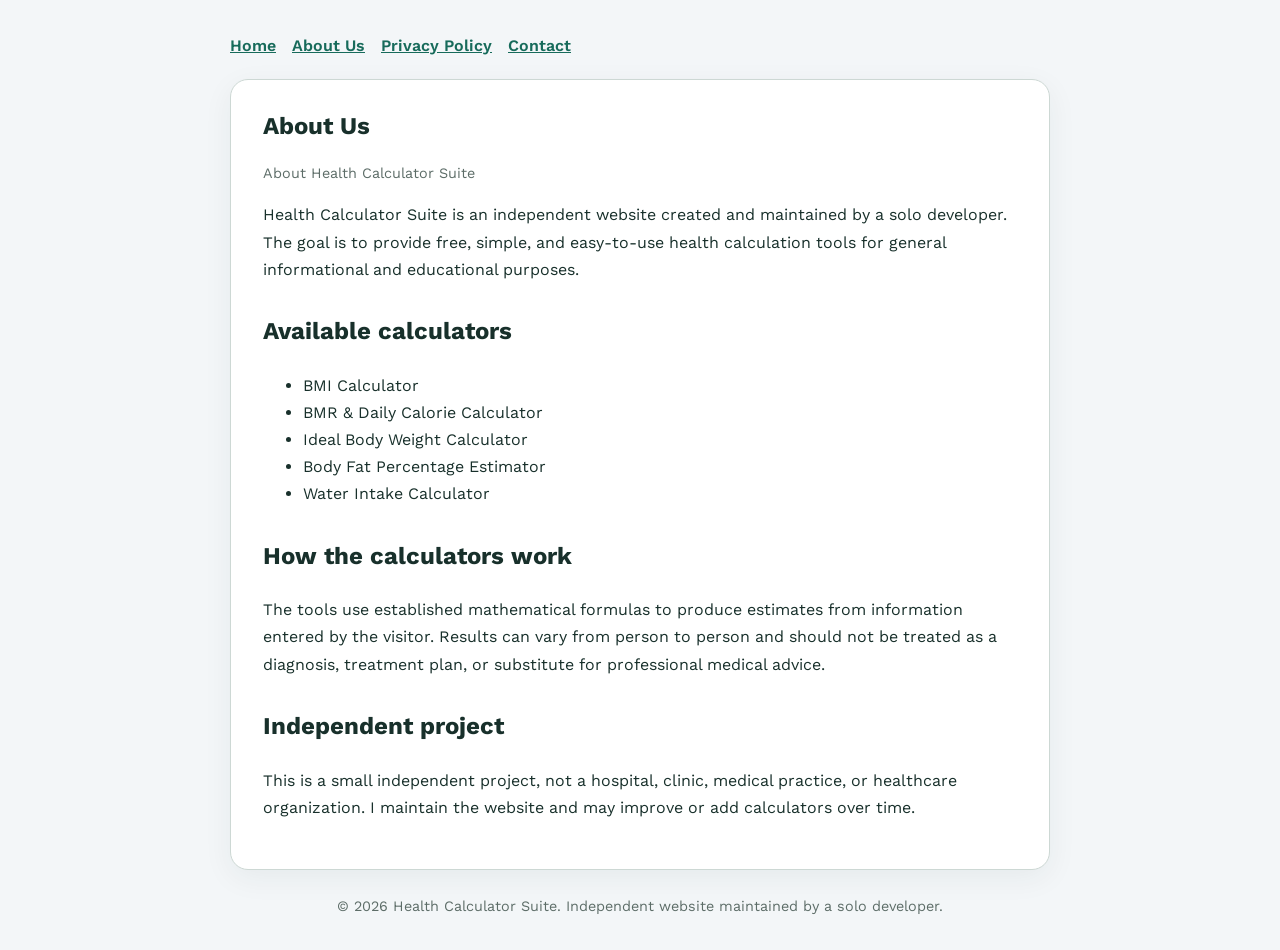
<file: about-us.html>
<!doctype html>
<html lang="en">
<head>
<meta charset="UTF-8">
<meta name="viewport" content="width=device-width, initial-scale=1.0">
<title>About Us | Health Calculator Suite</title>
<meta name="description" content="Learn about Health Calculator Suite and the independent developer behind the website.">
<meta name="robots" content="index, follow">

<style>
:root{--bg:#f3f6f8;--card:#fff;--primary:#176b5b;--text:#18302b;--muted:#5d6d68;--border:#cdd8d4}
*{box-sizing:border-box}body{margin:0;background:var(--bg);color:var(--text);font-family:"Work Sans",Arial,sans-serif;line-height:1.7}
.wrap{max-width:860px;margin:0 auto;padding:32px 20px}.card{background:var(--card);border:1px solid var(--border);border-radius:18px;padding:32px;box-shadow:0 8px 30px rgba(24,48,43,.06)}
h1{line-height:1.2;margin-top:0}h2{margin-top:28px}.muted{color:var(--muted)}.updated{font-size:.9rem;color:var(--muted)}
.nav{display:flex;gap:16px;flex-wrap:wrap;margin-bottom:20px}a{color:var(--primary);font-weight:600}
footer{margin-top:24px;text-align:center;color:var(--muted);font-size:.9rem}
</style>
<link href="https://fonts.googleapis.com/css2?family=Work+Sans:wght@400;500;600;700&amp;display=swap" rel="stylesheet">

</head>
<body>
<main class="wrap">
<nav class="nav" aria-label="Main navigation">
<a href="./index.html">Home</a>
<a href="./about-us.html">About Us</a>
<a href="./privacy-policy.html">Privacy Policy</a>
<a href="./contact.html">Contact</a>
</nav>
<article class="card">
<h1>About Us</h1>
<p class="updated">About Health Calculator Suite</p>
<p>Health Calculator Suite is an independent website created and maintained by a solo developer. The goal is to provide free, simple, and easy-to-use health calculation tools for general informational and educational purposes.</p>
<h2>Available calculators</h2>
<ul>
<li>BMI Calculator</li>
<li>BMR &amp; Daily Calorie Calculator</li>
<li>Ideal Body Weight Calculator</li>
<li>Body Fat Percentage Estimator</li>
<li>Water Intake Calculator</li>
</ul>
<h2>How the calculators work</h2>
<p>The tools use established mathematical formulas to produce estimates from information entered by the visitor. Results can vary from person to person and should not be treated as a diagnosis, treatment plan, or substitute for professional medical advice.</p>
<h2>Independent project</h2>
<p>This is a small independent project, not a hospital, clinic, medical practice, or healthcare organization. I maintain the website and may improve or add calculators over time.</p>
</article>
<footer>© 2026 Health Calculator Suite. Independent website maintained by a solo developer.</footer>
</main>
</body>
</html>
</file>
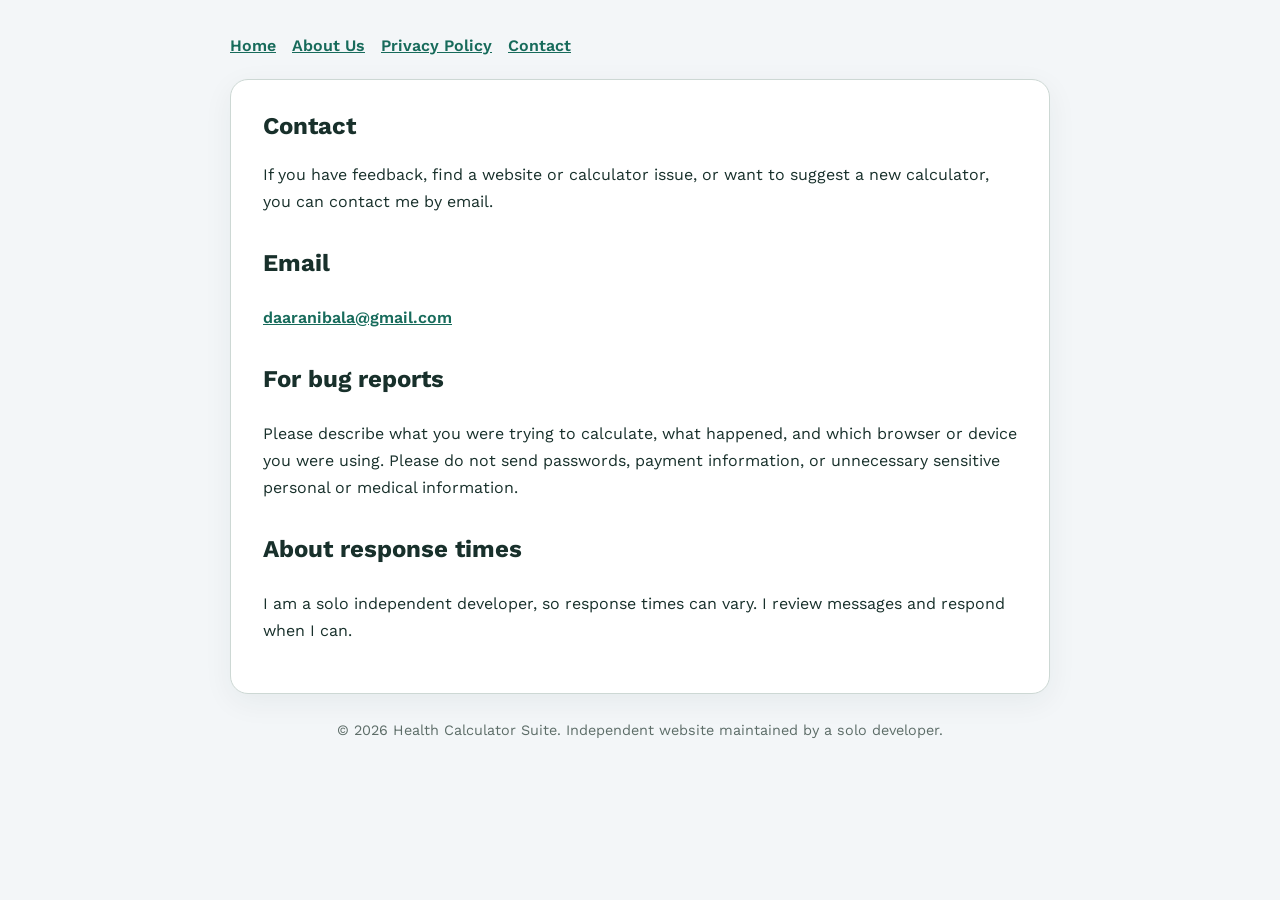
<file: contact.html>
<!doctype html>
<html lang="en">
<head>
<meta charset="UTF-8">
<meta name="viewport" content="width=device-width, initial-scale=1.0">
<title>Contact | Health Calculator Suite</title>
<meta name="description" content="Contact the independent developer of Health Calculator Suite.">
<meta name="robots" content="index, follow">

<style>
:root{--bg:#f3f6f8;--card:#fff;--primary:#176b5b;--text:#18302b;--muted:#5d6d68;--border:#cdd8d4}
*{box-sizing:border-box}body{margin:0;background:var(--bg);color:var(--text);font-family:"Work Sans",Arial,sans-serif;line-height:1.7}
.wrap{max-width:860px;margin:0 auto;padding:32px 20px}.card{background:var(--card);border:1px solid var(--border);border-radius:18px;padding:32px;box-shadow:0 8px 30px rgba(24,48,43,.06)}
h1{line-height:1.2;margin-top:0}h2{margin-top:28px}.muted{color:var(--muted)}.updated{font-size:.9rem;color:var(--muted)}
.nav{display:flex;gap:16px;flex-wrap:wrap;margin-bottom:20px}a{color:var(--primary);font-weight:600}
footer{margin-top:24px;text-align:center;color:var(--muted);font-size:.9rem}
</style>
<link href="https://fonts.googleapis.com/css2?family=Work+Sans:wght@400;500;600;700&amp;display=swap" rel="stylesheet">

</head>
<body>
<main class="wrap">
<nav class="nav" aria-label="Main navigation">
<a href="./index.html">Home</a>
<a href="./about-us.html">About Us</a>
<a href="./privacy-policy.html">Privacy Policy</a>
<a href="./contact.html">Contact</a>
</nav>
<article class="card">
<h1>Contact</h1>
<p>If you have feedback, find a website or calculator issue, or want to suggest a new calculator, you can contact me by email.</p>
<h2>Email</h2>
<p><a href="mailto:daaranibala@gmail.com">daaranibala@gmail.com</a></p>
<h2>For bug reports</h2>
<p>Please describe what you were trying to calculate, what happened, and which browser or device you were using. Please do not send passwords, payment information, or unnecessary sensitive personal or medical information.</p>
<h2>About response times</h2>
<p>I am a solo independent developer, so response times can vary. I review messages and respond when I can.</p>
</article>
<footer>© 2026 Health Calculator Suite. Independent website maintained by a solo developer.</footer>
</main>
</body>
</html>
</file>
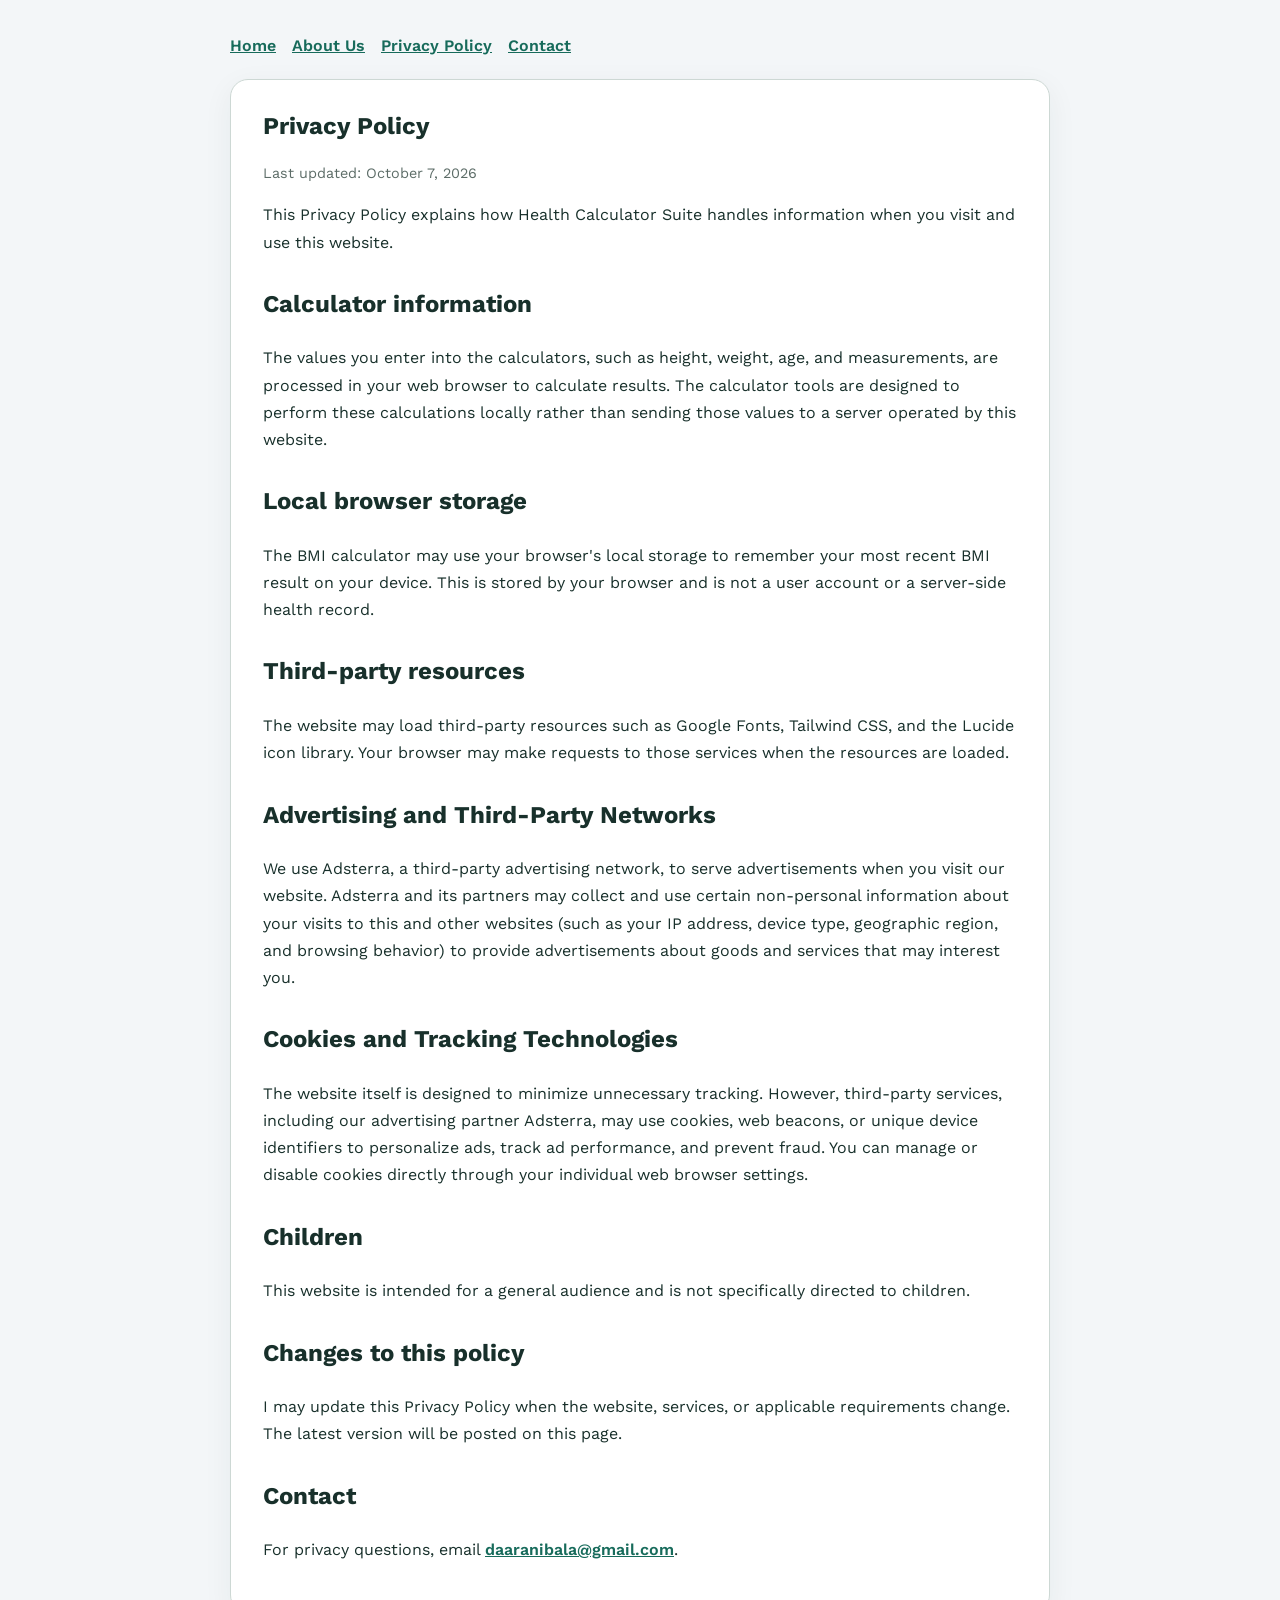
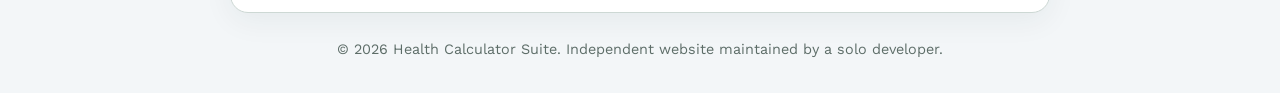
<file: privacy-policy.html>
<!doctype html>
<html lang="en">
<head>
<meta charset="UTF-8">
<meta name="viewport" content="width=device-width, initial-scale=1.0">
<title>Privacy Policy | Health Calculator Suite</title>
<meta name="description" content="Privacy Policy for Health Calculator Suite.">
<meta name="robots" content="index, follow">

<style>
:root{--bg:#f3f6f8;--card:#fff;--primary:#176b5b;--text:#18302b;--muted:#5d6d68;--border:#cdd8d4}
*{box-sizing:border-box}body{margin:0;background:var(--bg);color:var(--text);font-family:"Work Sans",Arial,sans-serif;line-height:1.7}
.wrap{max-width:860px;margin:0 auto;padding:32px 20px}.card{background:var(--card);border:1px solid var(--border);border-radius:18px;padding:32px;box-shadow:0 8px 30px rgba(24,48,43,.06)}
h1{line-height:1.2;margin-top:0}h2{margin-top:28px}.muted{color:var(--muted)}.updated{font-size:.9rem;color:var(--muted)}
.nav{display:flex;gap:16px;flex-wrap:wrap;margin-bottom:20px}a{color:var(--primary);font-weight:600}
footer{margin-top:24px;text-align:center;color:var(--muted);font-size:.9rem}
</style>
<link href="https://fonts.googleapis.com/css2?family=Work+Sans:wght@400;500;600;700&amp;display=swap" rel="stylesheet">

</head>
<body>
<main class="wrap">
<nav class="nav" aria-label="Main navigation">
<a href="./index.html">Home</a>
<a href="./about-us.html">About Us</a>
<a href="./privacy-policy.html">Privacy Policy</a>
<a href="./contact.html">Contact</a>
</nav>
<article class="card">
<h1>Privacy Policy</h1>
<p class="updated">Last updated: October 7, 2026</p>
<p>This Privacy Policy explains how Health Calculator Suite handles information when you visit and use this website.</p>

<h2>Calculator information</h2>
<p>The values you enter into the calculators, such as height, weight, age, and measurements, are processed in your web browser to calculate results. The calculator tools are designed to perform these calculations locally rather than sending those values to a server operated by this website.</p>

<h2>Local browser storage</h2>
<p>The BMI calculator may use your browser's local storage to remember your most recent BMI result on your device. This is stored by your browser and is not a user account or a server-side health record.</p>

<h2>Third-party resources</h2>
<p>The website may load third-party resources such as Google Fonts, Tailwind CSS, and the Lucide icon library. Your browser may make requests to those services when the resources are loaded.</p>

<h2>Advertising and Third-Party Networks</h2>
<p>We use Adsterra, a third-party advertising network, to serve advertisements when you visit our website. Adsterra and its partners may collect and use certain non-personal information about your visits to this and other websites (such as your IP address, device type, geographic region, and browsing behavior) to provide advertisements about goods and services that may interest you.</p>

<h2>Cookies and Tracking Technologies</h2>
<p>The website itself is designed to minimize unnecessary tracking. However, third-party services, including our advertising partner Adsterra, may use cookies, web beacons, or unique device identifiers to personalize ads, track ad performance, and prevent fraud. You can manage or disable cookies directly through your individual web browser settings.</p>

<h2>Children</h2>
<p>This website is intended for a general audience and is not specifically directed to children.</p>

<h2>Changes to this policy</h2>
<p>I may update this Privacy Policy when the website, services, or applicable requirements change. The latest version will be posted on this page.</p>

<h2>Contact</h2>
<p>For privacy questions, email <a href="mailto:daaranibala@gmail.com">daaranibala@gmail.com</a>.</p>
</article>
<footer>© 2026 Health Calculator Suite. Independent website maintained by a solo developer.</footer>
</main>
</body>
</html>
</file>
